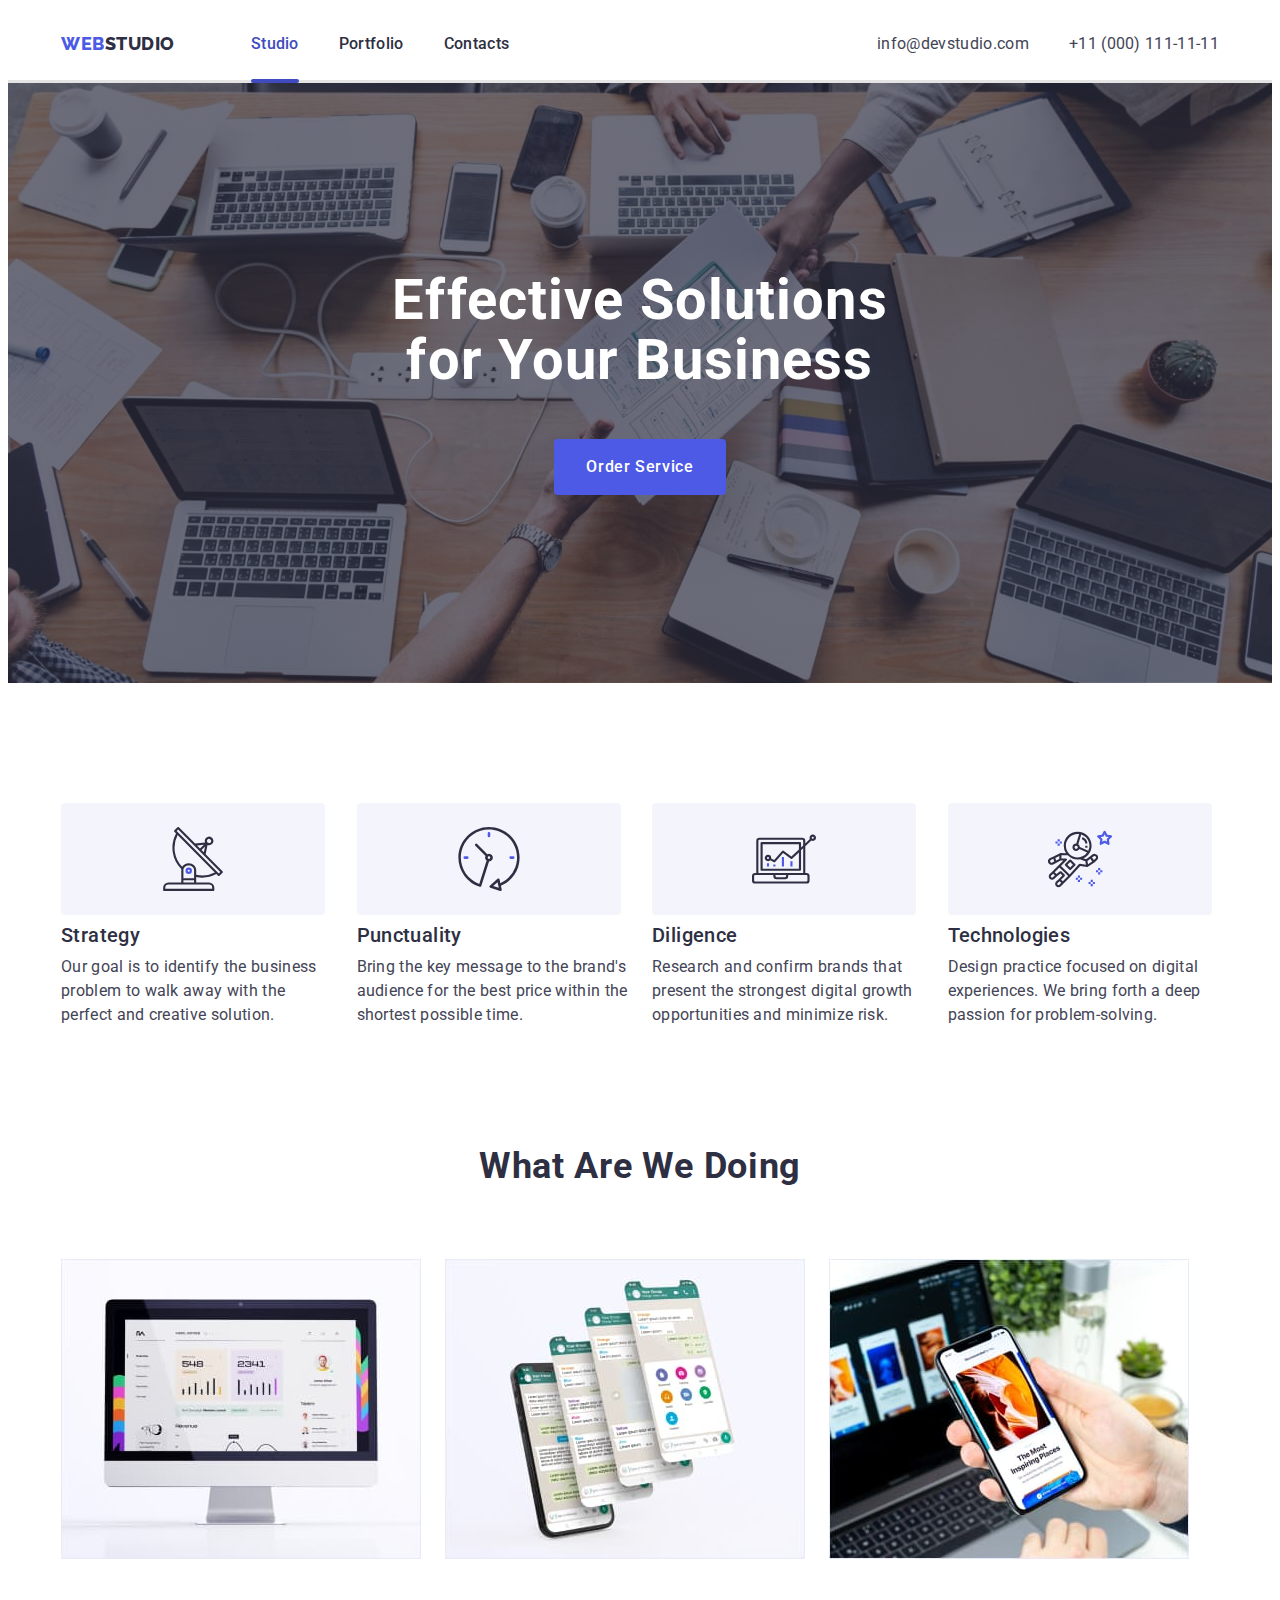
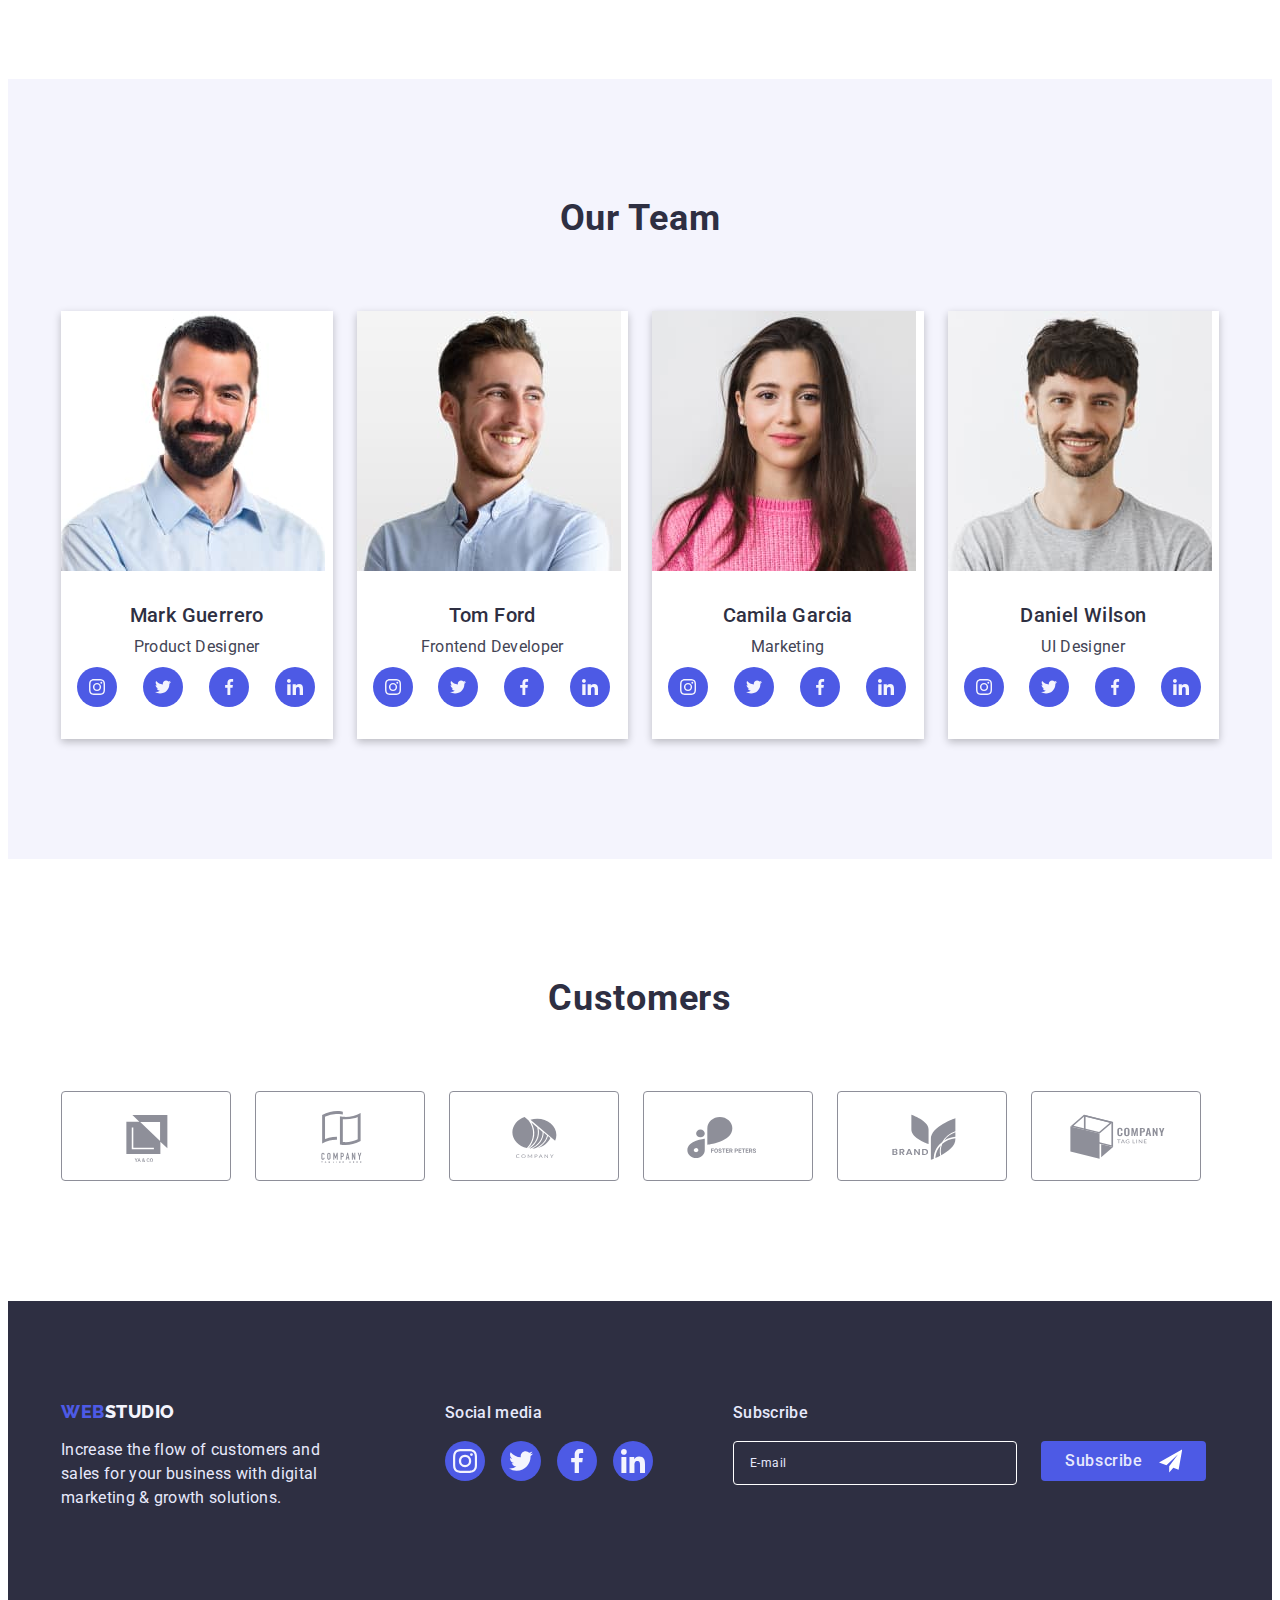
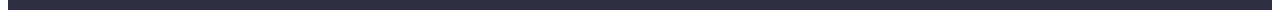
<file: index.html>
<!DOCTYPE html>
<html lang="en">
  <head>
    <meta charset="UTF-8" />
    <meta name="viewport" content="width=device-width, initial-scale=1.0" />
    <title>WebStudio</title>
    <link rel="preconnect" href="https://fonts.googleapis.com" />
    <link rel="preconnect" href="https://fonts.gstatic.com" crossorigin />
    <link
      href="https://fonts.googleapis.com/css2?family=Raleway:wght@800&family=Roboto:wght@400;500;700&display=swap"
      rel="stylesheet"
    />
    <link
      rel="stylesheet"
      href="https://cdnjs.cloudflare.com/ajax/libs/modern-normalize/2.0.0/modern-normalize.min.css"
      integrity="sha512-4xo8blKMVCiXpTaLzQSLSw3KFOVPWhm/TRtuPVc4WG6kUgjH6J03IBuG7JZPkcWMxJ5huwaBpOpnwYElP/m6wg=="
      crossorigin="anonymous"
      referrerpolicy="no-referrer"
    />
    <link rel="stylesheet" href="./css/styles.css" />
  </head>
  <body>
    <header class="header">
      <div class="container header-container">
        <nav class="nav">
          <a href="./index.html" class="logo link"
            >Web<span class="header-logo">Studio</span></a
          >
          <ul class="nav-list list">
            <li>
              <a class="nav-link link current" href="./index.html">Studio</a>
            </li>
            <li>
              <a class="nav-link link" href="./portfolio.html">Portfolio</a>
            </li>
            <li><a class="nav-link link" href="#">Contacts</a></li>
          </ul>
        </nav>
        <address class="header-address">
          <ul class="contacts-list list">
            <li>
              <a class="contacts-link link" href="mailto:info@devstudio.com"
                >info@devstudio.com</a
              >
            </li>
            <li>
              <a class="contacts-link link" href="tel:+110001111111"
                >+11 (000) 111-11-11</a
              >
            </li>
          </ul>
        </address>
      </div>
    </header>

    <main>
      <section class="hero">
        <div class="container">
          <h1 class="hero-heading">Effective Solutions for Your Business</h1>
          <button class="hero-button" type="button" data-modal-open>
            Order Service
          </button>
        </div>
      </section>

      <section class="values">
        <div class="container">
          <h2 class="values-heading visually-hidden">Who we are</h2>

          <ul class="values-list list">
            <li>
              <div class="icon-container">
                <svg width="64" height="64">
                  <use href="./images/icons.svg#icon-values-antenna"></use>
                </svg>
              </div>
              <h3 class="values-list-heading">Strategy</h3>
              <p class="values-list-text">
                Our goal is to identify the business problem to walk away with
                the perfect and creative solution.
              </p>
            </li>
            <li>
              <div class="icon-container">
                <svg width="64" height="64">
                  <use href="./images/icons.svg#icon-values-clock"></use>
                </svg>
              </div>
              <h3 class="values-list-heading">Punctuality</h3>
              <p class="values-list-text">
                Bring the key message to the brand's audience for the best price
                within the shortest possible time.
              </p>
            </li>
            <li>
              <div class="icon-container">
                <svg width="64" height="64">
                  <use href="./images/icons.svg#icon-values-diagram"></use>
                </svg>
              </div>
              <h3 class="values-list-heading">Diligence</h3>
              <p class="values-list-text">
                Research and confirm brands that present the strongest digital
                growth opportunities and minimize risk.
              </p>
            </li>
            <li>
              <div class="icon-container">
                <svg width="64" height="64">
                  <use href="./images/icons.svg#icon-values-astronaut"></use>
                </svg>
              </div>
              <h3 class="values-list-heading">Technologies</h3>
              <p class="values-list-text">
                Design practice focused on digital experiences. We bring forth a
                deep passion for problem-solving.
              </p>
            </li>
          </ul>
        </div>
      </section>

      <section class="services">
        <div class="container">
          <h2 class="services-heading">What are we doing</h2>

          <ul class="service-list list">
            <li>
              <img
                src="images/studio/what-we-doing-1.jpg"
                alt="iMac with displayed portfolio"
                width="360"
                height="300"
              />
            </li>
            <li>
              <img
                src="images/studio/what-we-doing-2.jpg"
                alt="Showcase of groups feature"
                width="360"
                height="300"
              />
            </li>
            <li>
              <img
                src="images/studio/what-we-doing-3.jpg"
                alt="Hand holding phone with most inspired places article open"
                width="360"
                height="300"
              />
            </li>
          </ul>
        </div>
      </section>

      <section class="team">
        <div class="container">
          <h2 class="team-heading">Our Team</h2>

          <ul class="team-list list">
            <li class="shadow-sm">
              <img
                src="images/studio/team-1.jpg"
                alt="Mark Guerrero"
                width="264"
                height="260"
              />
              <div>
                <h3 class="team-list-heading">Mark Guerrero</h3>
                <p class="team-list-text">Product Designer</p>
                <ul class="social-list team-social-list list">
                  <li>
                    <a href="#">
                      <svg width="16" height="16" class="social-link-icon">
                        <use href="./images/icons.svg#icon-instagram"></use>
                      </svg>
                    </a>
                  </li>
                  <li>
                    <a href="#">
                      <svg width="16" height="16" class="social-link-icon">
                        <use href="./images/icons.svg#icon-twitter"></use>
                      </svg>
                    </a>
                  </li>
                  <li>
                    <a href="#">
                      <svg width="16" height="16" class="social-link-icon">
                        <use href="./images/icons.svg#icon-facebook"></use>
                      </svg>
                    </a>
                  </li>
                  <li>
                    <a href="#">
                      <svg width="16" height="16" class="social-link-icon">
                        <use href="./images/icons.svg#icon-linkedin"></use>
                      </svg>
                    </a>
                  </li>
                </ul>
              </div>
            </li>
            <li class="shadow-sm">
              <img
                src="images/studio/team-2.jpg"
                alt="Tom Ford"
                width="264"
                height="260"
              />
              <div>
                <h3 class="team-list-heading">Tom Ford</h3>
                <p class="team-list-text">Frontend Developer</p>
                <ul class="social-list team-social-list list">
                  <li>
                    <a href="#">
                      <svg width="16" height="16" class="social-link-icon">
                        <use href="./images/icons.svg#icon-instagram"></use>
                      </svg>
                    </a>
                  </li>
                  <li>
                    <a href="#">
                      <svg width="16" height="16" class="social-link-icon">
                        <use href="./images/icons.svg#icon-twitter"></use>
                      </svg>
                    </a>
                  </li>
                  <li>
                    <a href="#">
                      <svg width="16" height="16" class="social-link-icon">
                        <use href="./images/icons.svg#icon-facebook"></use>
                      </svg>
                    </a>
                  </li>
                  <li>
                    <a href="#">
                      <svg width="16" height="16" class="social-link-icon">
                        <use href="./images/icons.svg#icon-linkedin"></use>
                      </svg>
                    </a>
                  </li>
                </ul>
              </div>
            </li>
            <li class="shadow-sm">
              <img
                src="images/studio/team-3.jpg"
                alt="Camila Garcia"
                width="264"
                height="260"
              />
              <div>
                <h3 class="team-list-heading">Camila Garcia</h3>
                <p class="team-list-text">Marketing</p>
                <ul class="social-list team-social-list list">
                  <li>
                    <a href="#">
                      <svg width="16" height="16" class="social-link-icon">
                        <use href="./images/icons.svg#icon-instagram"></use>
                      </svg>
                    </a>
                  </li>
                  <li>
                    <a href="#">
                      <svg width="16" height="16" class="social-link-icon">
                        <use href="./images/icons.svg#icon-twitter"></use>
                      </svg>
                    </a>
                  </li>
                  <li>
                    <a href="#">
                      <svg width="16" height="16" class="social-link-icon">
                        <use href="./images/icons.svg#icon-facebook"></use>
                      </svg>
                    </a>
                  </li>
                  <li>
                    <a href="#">
                      <svg width="16" height="16" class="social-link-icon">
                        <use href="./images/icons.svg#icon-linkedin"></use>
                      </svg>
                    </a>
                  </li>
                </ul>
              </div>
            </li>
            <li class="shadow-sm">
              <img
                src="images/studio/team-4.jpg"
                alt="Daniel Wilson"
                width="264"
                height="260"
              />
              <div>
                <h3 class="team-list-heading">Daniel Wilson</h3>
                <p class="team-list-text">UI Designer</p>
                <ul class="social-list team-social-list list">
                  <li>
                    <a href="#">
                      <svg width="16" height="16" class="social-link-icon">
                        <use href="./images/icons.svg#icon-instagram"></use>
                      </svg>
                    </a>
                  </li>
                  <li>
                    <a href="#">
                      <svg width="16" height="16" class="social-link-icon">
                        <use href="./images/icons.svg#icon-twitter"></use>
                      </svg>
                    </a>
                  </li>
                  <li>
                    <a href="#">
                      <svg width="16" height="16" class="social-link-icon">
                        <use href="./images/icons.svg#icon-facebook"></use>
                      </svg>
                    </a>
                  </li>
                  <li>
                    <a href="#">
                      <svg width="16" height="16" class="social-link-icon">
                        <use href="./images/icons.svg#icon-linkedin"></use>
                      </svg>
                    </a>
                  </li>
                </ul>
              </div>
            </li>
          </ul>
        </div>
      </section>

      <section class="customers">
        <div class="container customers-container">
          <h2>Customers</h2>
          <ul class="customers-list list">
            <li>
              <a class="link" href="#">
                <svg width="104" height="56" fill="#8e8f99">
                  <use href="./images/icons.svg#icon-customers-logo-1"></use>
                </svg>
              </a>
            </li>

            <li>
              <a class="link" href="#">
                <svg width="104" height="56" fill="#8e8f99">
                  <use href="./images/icons.svg#icon-customers-logo-2"></use>
                </svg>
              </a>
            </li>

            <li>
              <a class="link" href="#">
                <svg width="104" height="56" fill="#8e8f99">
                  <use href="./images/icons.svg#icon-customers-logo-3"></use>
                </svg>
              </a>
            </li>
            <li>
              <a class="link" href="#">
                <svg width="104" height="56" fill="#8e8f99">
                  <use href="./images/icons.svg#icon-customers-logo-4"></use>
                </svg>
              </a>
            </li>
            <li>
              <a class="link" href="#">
                <svg width="104" height="56" fill="#8e8f99">
                  <use href="./images/icons.svg#icon-customers-logo-5"></use>
                </svg>
              </a>
            </li>
            <li>
              <a class="link" href="#">
                <svg width="104" height="56" fill="#8e8f99">
                  <use href="./images/icons.svg#icon-customers-logo-6"></use>
                </svg>
              </a>
            </li>
          </ul>
        </div>
      </section>
    </main>

    <footer class="footer">
      <div class="container footer-container">
        <div>
          <a class="logo link" href="./index.html"
            >Web<span class="footer-logo">Studio</span></a
          >
          <p class="footer-text">
            Increase the flow of customers and sales for your business with
            digital marketing & growth solutions.
          </p>
        </div>

        <div class="footer-social-form-wrapper">
          <div class="social-container">
            <p>Social media</p>
            <ul class="social-list list">
              <li>
                <a href="#">
                  <svg width="24" height="24" class="social-link-icon">
                    <use href="./images/icons.svg#icon-instagram"></use>
                  </svg>
                </a>
              </li>
              <li>
                <a href="#">
                  <svg width="24" height="24" class="social-link-icon">
                    <use href="./images/icons.svg#icon-twitter"></use>
                  </svg>
                </a>
              </li>
              <li>
                <a href="#">
                  <svg width="24" height="24" class="social-link-icon">
                    <use href="./images/icons.svg#icon-facebook"></use>
                  </svg>
                </a>
              </li>
              <li>
                <a href="#">
                  <svg width="24" height="24" class="social-link-icon">
                    <use href="./images/icons.svg#icon-linkedin"></use>
                  </svg>
                </a>
              </li>
            </ul>
          </div>

          <div class="footer-form-container">
            <p>Subscribe</p>
            <form class="footer-form">
              <label class="footer-form-label" for="footer-form-input">
                <input
                  id="footer-form-input"
                  type="email"
                  name="user-email"
                  placeholder="E-mail"
                />
              </label>
              <button type="submit" class="footer-form-button">
                Subscribe
                <svg class="footer-icon-send" width="24" height="24">
                  <use href="./images/icons.svg#icon-send"></use>
                </svg>
              </button>
            </form>
          </div>
        </div>
      </div>
    </footer>

    <div class="overlay is-hidden" data-modal>
      <div class="modal">
        <button type="button" class="close-button" data-modal-close>
          <svg width="8" height="8" class="icon-modal-close">
            <use href="./images/icons.svg#icon-modal-close"></use>
          </svg>
        </button>

        <h3 class="modal-header">
          Leave your contacts and we will call you back
        </h3>

        <form class="modal-form">
          <div>
            <label class="modal-form-label" for="modal-form-name">Name</label>
            <div class="modal-form-row-input">
              <input type="text" name="user-name" id="modal-form-name" />
              <svg width="18" height="24">
                <use href="./images/icons.svg#icon-person"></use>
              </svg>
            </div>
          </div>

          <div>
            <label class="modal-form-label" for="modal-form-tel">Phone</label>
            <div class="modal-form-row-input">
              <input type="tel" name="user-phone-number" id="modal-form-tel" />
              <svg width="18" height="24">
                <use href="./images/icons.svg#icon-phone"></use>
              </svg>
            </div>
          </div>

          <div>
            <label class="modal-form-label" for="modal-form-email">Email</label>
            <div class="modal-form-row-input">
              <input type="email" name="user-email" id="modal-form-email" />
              <svg width="18" height="24">
                <use href="./images/icons.svg#icon-email"></use>
              </svg>
            </div>
          </div>

          <div class="modal-form-textarea-row">
            <label class="modal-form-label" for="modal-form-comment"
              >Comment</label
            >
            <textarea
              name="user-comment"
              id="modal-form-comment"
              placeholder="Text input"
            ></textarea>
          </div>

          <div class="modal-form-checkfield">
            <input
              class="visually-hidden"
              type="checkbox"
              name="user-privacy"
              id="modal-form-privacy"
              value="check"
            />
            <label for="modal-form-privacy">
              <span>
                <svg width="10" height="8">
                  <use href="./images/icons.svg#icon-check-white"></use>
                </svg>
              </span>
              I accept the terms and conditions of the
              <a href="#">Privacy Policy</a></label
            >
          </div>

          <button class="modal-form-btn" type="submit">Send</button>
        </form>
      </div>
    </div>

    <script src="./js/modal.js"></script>
  </body>
</html>
</file>
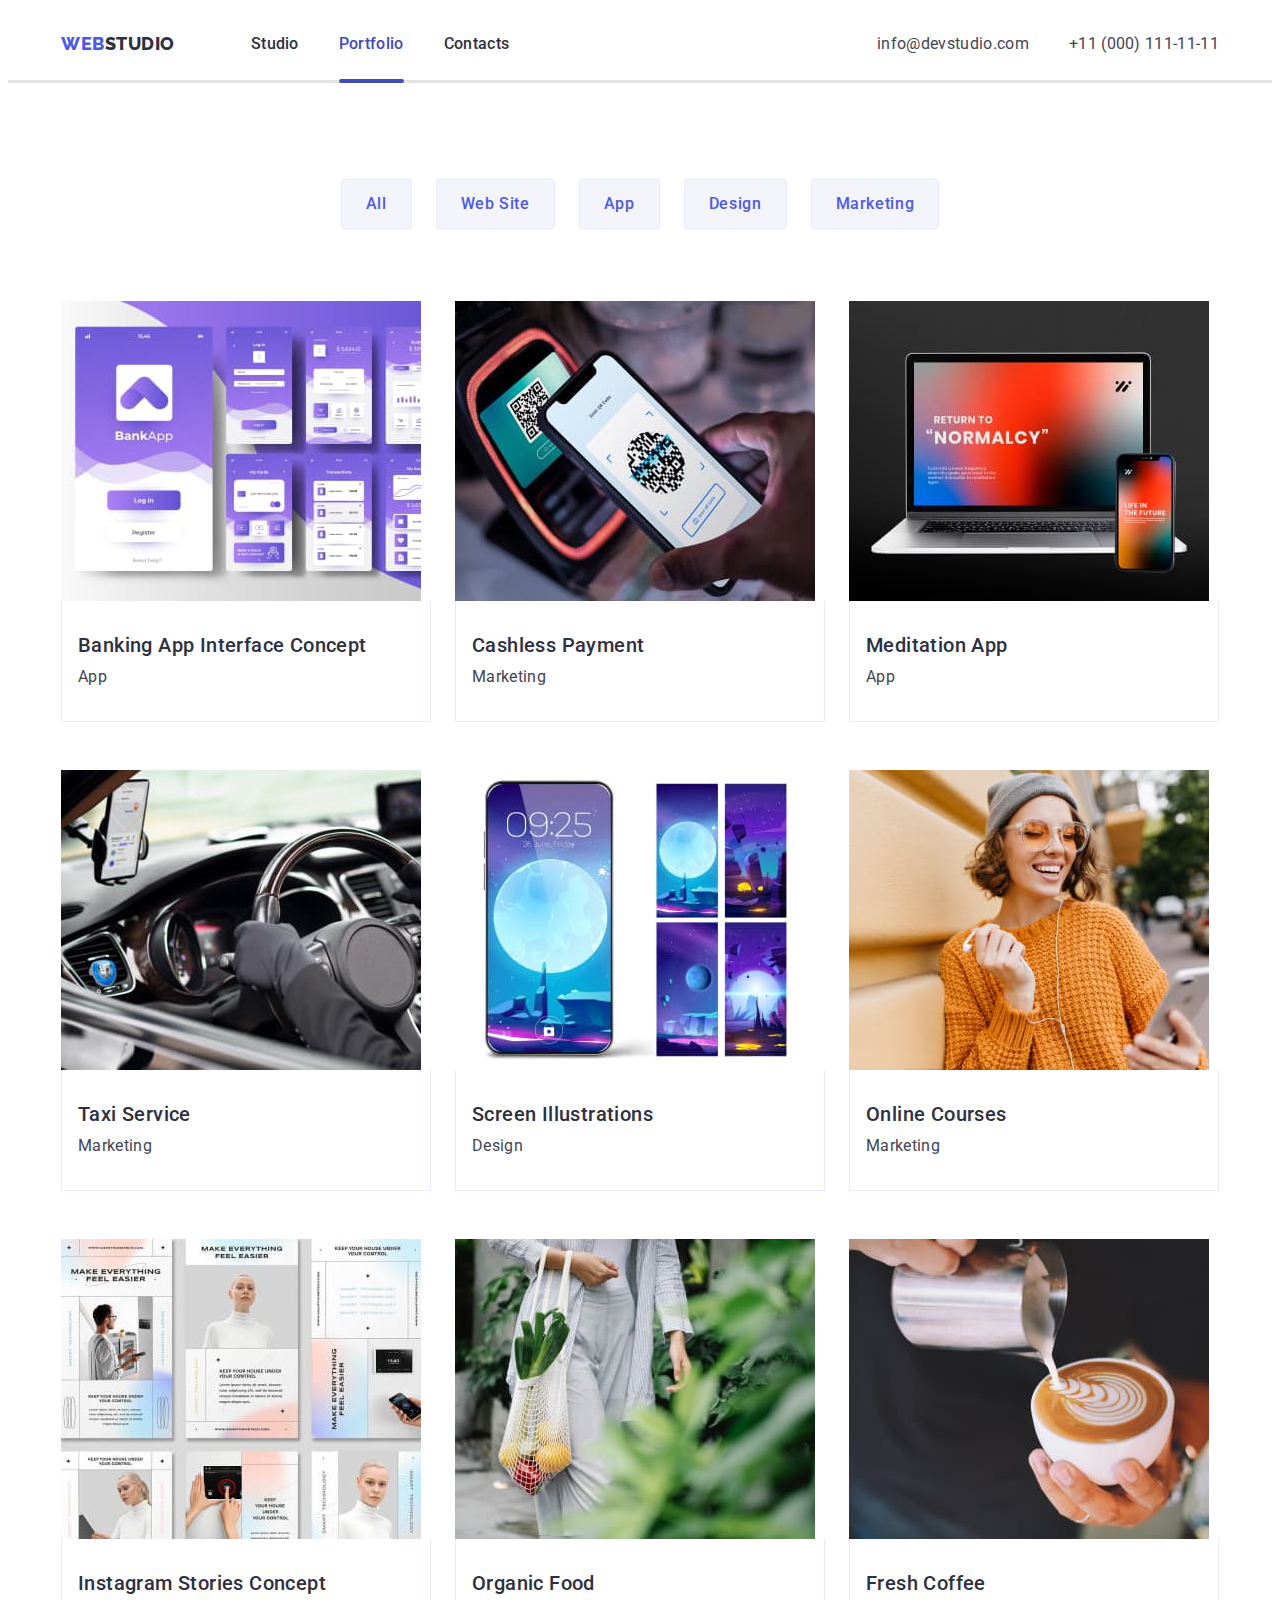
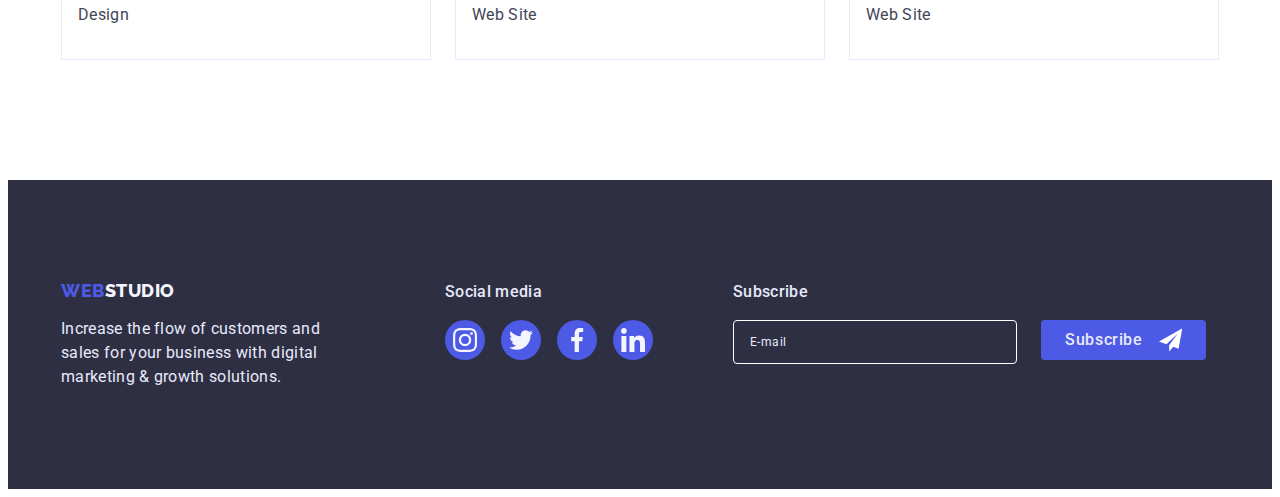
<file: portfolio.html>
<!DOCTYPE html>
<html lang="en">
  <head>
    <meta charset="UTF-8" />
    <meta http-equiv="X-UA-Compatible" content="IE=edge" />
    <meta name="viewport" content="width=device-width, initial-scale=1.0" />
    <title>Web Studio</title>

    <link rel="preconnect" href="https://fonts.googleapis.com" />
    <link rel="preconnect" href="https://fonts.gstatic.com" crossorigin />
    <link
      href="https://fonts.googleapis.com/css2?family=Raleway:wght@800&family=Roboto:wght@400;500;700&display=swap"
      rel="stylesheet"
    />
    <link
      rel="stylesheet"
      href="https://cdnjs.cloudflare.com/ajax/libs/modern-normalize/2.0.0/modern-normalize.min.css"
      integrity="sha512-4xo8blKMVCiXpTaLzQSLSw3KFOVPWhm/TRtuPVc4WG6kUgjH6J03IBuG7JZPkcWMxJ5huwaBpOpnwYElP/m6wg=="
      crossorigin="anonymous"
      referrerpolicy="no-referrer"
    />
    <link rel="stylesheet" href="./css/styles.css" />
  </head>
  <body>
    <header class="header">
      <div class="container header-container">
        <nav class="nav">
          <a href="./index.html" class="logo link"
            >Web<span class="header-logo">Studio</span></a
          >
          <ul class="nav-list list">
            <li>
              <a class="nav-link link" href="./index.html">Studio</a>
            </li>
            <li>
              <a class="nav-link link current" href="./portfolio.html"
                >Portfolio</a
              >
            </li>
            <li><a class="nav-link link" href="#">Contacts</a></li>
          </ul>
        </nav>
        <address class="header-address">
          <ul class="contacts-list list">
            <li>
              <a class="contacts-link link" href="mailto:info@devstudio.com"
                >info@devstudio.com</a
              >
            </li>
            <li>
              <a class="contacts-link link" href="tel:+110001111111"
                >+11 (000) 111-11-11</a
              >
            </li>
          </ul>
        </address>
      </div>
    </header>

    <main>
      <section class="portfolio">
        <div class="container">
          <h1 class="visually-hidden">Portfolio</h1>

          <ul class="portfolio-filter list">
            <li>
              <button class="portfolio-button" type="button">All</button>
            </li>
            <li>
              <button class="portfolio-button" type="button">Web Site</button>
            </li>
            <li>
              <button class="portfolio-button" type="button">App</button>
            </li>
            <li>
              <button class="portfolio-button" type="button">Design</button>
            </li>
            <li>
              <button class="portfolio-button" type="button">Marketing</button>
            </li>
          </ul>
          <ul class="portfolio-list list">
            <li>
              <a class="portfolio-list-link link" href="#">
                <div class="portfolio-card-image-container">
                  <img
                    src="./images/portfolio/portfolio-1.jpg"
                    alt="Banking app interface"
                    width="360"
                    height="300"
                  />
                  <p>
                    14 Stylish and User-Friendly App Design Concepts · Task
                    Manager App · Calorie Tracker App · Exotic Fruit Ecommerce
                    App · Cloud Storage App
                  </p>
                </div>
                <div class="portfolio-card-text-container">
                  <h2 class="portfolio-list-heading">
                    Banking App Interface Concept
                  </h2>
                  <p class="portfolio-list-text">App</p>
                </div>
              </a>
            </li>
            <li>
              <a class="portfolio-list-link link" href="#">
                <div class="portfolio-card-image-container">
                  <img
                    src="./images/portfolio/portfolio-2.jpg"
                    alt="Cashless payment with QR code"
                    width="360"
                    height="300"
                  />
                  <p>
                    14 Stylish and User-Friendly App Design Concepts · Task
                    Manager App · Calorie Tracker App · Exotic Fruit Ecommerce
                    App · Cloud Storage App
                  </p>
                </div>
                <div class="portfolio-card-text-container">
                  <h2 class="portfolio-list-heading">Cashless Payment</h2>
                  <p class="portfolio-list-text">Marketing</p>
                </div>
              </a>
            </li>
            <li>
              <a class="portfolio-list-link link" href="#">
                <div class="portfolio-card-image-container">
                  <img
                    src="./images/portfolio/portfolio-3.jpg"
                    alt="Meditaion desktop app"
                    width="360"
                    height="300"
                  />
                  <p>
                    14 Stylish and User-Friendly App Design Concepts · Task
                    Manager App · Calorie Tracker App · Exotic Fruit Ecommerce
                    App · Cloud Storage App
                  </p>
                </div>
                <div class="portfolio-card-text-container">
                  <h2 class="portfolio-list-heading">Meditation App</h2>
                  <p class="portfolio-list-text">App</p>
                </div>
              </a>
            </li>
            <li>
              <a class="portfolio-list-link link" href="#">
                <div class="portfolio-card-image-container">
                  <img
                    src="./images/portfolio/portfolio-4.jpg"
                    alt="Taxi service mobile app"
                    width="360"
                    height="300"
                  />
                  <p>
                    14 Stylish and User-Friendly App Design Concepts · Task
                    Manager App · Calorie Tracker App · Exotic Fruit Ecommerce
                    App · Cloud Storage App
                  </p>
                </div>
                <div class="portfolio-card-text-container">
                  <h2 class="portfolio-list-heading">Taxi Service</h2>
                  <p class="portfolio-list-text">Marketing</p>
                </div>
              </a>
            </li>
            <li>
              <a class="portfolio-list-link link" href="#">
                <div class="portfolio-card-image-container">
                  <img
                    src="./images/portfolio/portfolio-5.jpg"
                    alt=">Phone screen illustrations "
                    width="360"
                    height="300"
                  />
                  <p>
                    14 Stylish and User-Friendly App Design Concepts · Task
                    Manager App · Calorie Tracker App · Exotic Fruit Ecommerce
                    App · Cloud Storage App
                  </p>
                </div>
                <div class="portfolio-card-text-container">
                  <h2 class="portfolio-list-heading">Screen Illustrations</h2>
                  <p class="portfolio-list-text">Design</p>
                </div>
              </a>
            </li>
            <li>
              <a class="portfolio-list-link link" href="#">
                <div class="portfolio-card-image-container">
                  <img
                    src="./images/portfolio/portfolio-6.jpg"
                    alt="Online learning with phone"
                    width="360"
                    height="300"
                  />
                  <p>
                    14 Stylish and User-Friendly App Design Concepts · Task
                    Manager App · Calorie Tracker App · Exotic Fruit Ecommerce
                    App · Cloud Storage App
                  </p>
                </div>
                <div class="portfolio-card-text-container">
                  <h2 class="portfolio-list-heading">Online Courses</h2>
                  <p class="portfolio-list-text">Marketing</p>
                </div>
              </a>
            </li>
            <li>
              <a class="portfolio-list-link link" href="#">
                <div class="portfolio-card-image-container">
                  <img
                    src="./images/portfolio/portfolio-7.jpg"
                    alt="Instagram stories interface"
                    width="360"
                    height="300"
                  />
                  <p>
                    14 Stylish and User-Friendly App Design Concepts · Task
                    Manager App · Calorie Tracker App · Exotic Fruit Ecommerce
                    App · Cloud Storage App
                  </p>
                </div>
                <div class="portfolio-card-text-container">
                  <h2 class="portfolio-list-heading">
                    Instagram Stories Concept
                  </h2>
                  <p class="portfolio-list-text">Design</p>
                </div>
              </a>
            </li>
            <li>
              <a class="portfolio-list-link link" href="#">
                <div class="portfolio-card-image-container">
                  <img
                    src="./images/portfolio/portfolio-8.jpg"
                    alt="Organic food web site"
                    width="360"
                    height="300"
                  />
                  <p>
                    14 Stylish and User-Friendly App Design Concepts · Task
                    Manager App · Calorie Tracker App · Exotic Fruit Ecommerce
                    App · Cloud Storage App
                  </p>
                </div>
                <div class="portfolio-card-text-container">
                  <h2 class="portfolio-list-heading">Organic Food</h2>
                  <p class="portfolio-list-text">Web Site</p>
                </div>
              </a>
            </li>
            <li>
              <a class="portfolio-list-link link" href="#">
                <div class="portfolio-card-image-container">
                  <img
                    src="./images/portfolio/portfolio-9.jpg"
                    alt="Fresh coffee web site"
                    width="360"
                    height="300"
                  />
                  <p>
                    14 Stylish and User-Friendly App Design Concepts · Task
                    Manager App · Calorie Tracker App · Exotic Fruit Ecommerce
                    App · Cloud Storage App
                  </p>
                </div>
                <div class="portfolio-card-text-container">
                  <h2 class="portfolio-list-heading">Fresh Coffee</h2>
                  <p class="portfolio-list-text">Web Site</p>
                </div>
              </a>
            </li>
          </ul>
        </div>
      </section>
    </main>

    <footer class="footer">
      <div class="container footer-container">
        <div>
          <a class="logo link" href="./index.html"
            >Web<span class="footer-logo">Studio</span></a
          >
          <p class="footer-text">
            Increase the flow of customers and sales for your business with
            digital marketing & growth solutions.
          </p>
        </div>

        <div class="footer-social-form-wrapper">
          <div class="social-container">
            <p>Social media</p>
            <ul class="social-list list">
              <li>
                <a href="#">
                  <svg width="24" height="24" class="social-link-icon">
                    <use href="./images/icons.svg#icon-instagram"></use>
                  </svg>
                </a>
              </li>
              <li>
                <a href="#">
                  <svg width="24" height="24" class="social-link-icon">
                    <use href="./images/icons.svg#icon-twitter"></use>
                  </svg>
                </a>
              </li>
              <li>
                <a href="#">
                  <svg width="24" height="24" class="social-link-icon">
                    <use href="./images/icons.svg#icon-facebook"></use>
                  </svg>
                </a>
              </li>
              <li>
                <a href="#">
                  <svg width="24" height="24" class="social-link-icon">
                    <use href="./images/icons.svg#icon-linkedin"></use>
                  </svg>
                </a>
              </li>
            </ul>
          </div>

          <div class="footer-form-container">
            <p>Subscribe</p>
            <form class="footer-form">
              <label class="footer-form-label" for="footer-form-input">
                <input
                  id="footer-form-input"
                  type="email"
                  name="email"
                  placeholder="E-mail"
                />
              </label>
              <button type="submit" class="footer-form-button">
                Subscribe
                <svg
                  class="footer-icon-send"
                  aria-label="icon-send"
                  width="24"
                  height="24"
                >
                  <use href="./images/icons.svg#icon-send"></use>
                </svg>
              </button>
            </form>
          </div>
        </div>
      </div>
    </footer>
  </body>
</html>
</file>
<file: css/styles.css>
:root {
  --primary-text-color: #434455;
  --secondary-text-color: #2e2f42;
  --secondary-text-color-light: rgba(46, 47, 66, 0.4);
  --footer-text-color: #e7e9fc;
  --header-logo-color: #2e2f42;
  --footer-logo-color: #f4f4fd;
  --headings-color: #2e2f42;
  --brand-color: #4d5ae5;
  --primary-background-color: #ffffff;
  --secondary-background-color: #f4f4fd;
  --hero-footer-background-color: #2e2f42;
  --accent-color: #404bbf;
  --pastel-green: #31d0aa;
  --slate: #8e8f99;
}

p,
h1,
h2,
h3,
h4,
h5,
h6 {
  margin: 0;
}

ul,
ol {
  padding-left: 0;
  margin: 0;
}

img,
picture,
svg {
  display: block;
  max-width: 100%;
}

button {
  font-family: inherit;
  color: currentColor;
}

input {
  font-family: inherit;
}

.container {
  width: 1158px;
  padding-right: 15px;
  padding-left: 15px;
  margin: 0 auto;
}

.visually-hidden {
  position: absolute;
  width: 1px;
  height: 1px;
  margin: -1px;
  border: 0;
  padding: 0;
  white-space: nowrap;
  clip-path: inset(100%);
  clip: rect(0 0 0 0);
  overflow: hidden;
}

body {
  background-color: var(--primary-background-color);
  color: var(--primary-text-color);
  font-family: "Roboto", sans-serif;
}
.list {
  list-style: none;
}

.link {
  text-decoration: none;
  transition: color 250ms cubic-bezier(0.4, 0, 0.2, 1);
}

.current {
  color: var(--accent-color) !important;
  position: relative;
}

.current::after {
  content: "";
  position: absolute;
  top: 70.5px;
  left: 0;
  width: 100%;
  height: 4px;
  background-color: var(--accent-color);
  border-radius: 999px;
}

.shadow-sm {
  box-shadow: rgba(0, 0, 0, 0.24) 0px 3px 8px;
}

/* HEADER */

.logo {
  font-family: "Raleway", sans-serif;
  font-weight: 800;
  font-size: 18px;
  line-height: 1.17;
  align-items: center;
  letter-spacing: 0.03em;
  text-transform: uppercase;
  color: var(--brand-color);
}

.header {
  border-bottom: 3px solid rgba(119, 119, 119, 0.2);
}

.header-container {
  display: flex;
}

.header-logo {
  margin-right: 76px;
  color: var(--header-logo-color);
}

.nav {
  display: flex;
  align-items: center;
}

.nav-list,
.contacts-list {
  display: flex;
  align-items: center;
  gap: 40px;
}

.nav-link {
  font-weight: 500;
  font-size: 16px;
  line-height: 1.5;
  letter-spacing: 0.02em;
  color: var(--secondary-text-color);
  padding: 24px 0;
  display: block;
}
.nav-link:hover,
.nav-link:focus {
  color: var(--accent-color);
}

.contacts {
  font-style: normal;
  margin-left: auto;
}

.header-address {
  display: flex;
  align-items: center;
  margin-left: auto;
  font-style: normal;
}

.contacts-link {
  font-weight: 400;
  font-size: 16px;
  line-height: 1.5;
  letter-spacing: 0.02em;
  color: var(--primary-text-color);
}
.contacts-link:hover,
.contacts-link:focus {
  color: var(--accent-color);
}

/* SECTION HERO */

.hero {
  padding-top: 188px;
  padding-bottom: 188px;
  background-color: var(--hero-footer-background-color);
  background-image: linear-gradient(
      rgba(46, 47, 66, 0.7),
      rgba(46, 47, 66, 0.7)
    ),
    url(../images/hero-bg.jpg);
  background-repeat: no-repeat;
  background-position: center;
  background-size: cover;
  overflow: hidden;

  margin: 0 auto;
  max-width: 1440px;
}
.hero-heading {
  margin: 0 auto;
  max-width: 496px;
  margin-bottom: 48px;

  color: #ffffff;
  font-size: 56px;
  line-height: 1.07;
  text-align: center;
  letter-spacing: 0.02em;
}
.hero-button {
  display: block;
  margin: 0 auto;
  border: none;
  border-radius: 4px;
  padding: 16px 32px;
  min-width: 169px;
  background-color: var(--brand-color);
  color: #ffffff;
  font-family: inherit;
  font-weight: 500;
  font-size: 16px;
  line-height: 1.5;
  align-items: center;
  letter-spacing: 0.04em;
  cursor: pointer;
  transition: background-color 250ms cubic-bezier(0.4, 0, 0.2, 1);
}
.hero-button:hover,
.hero-button:focus {
  background-color: var(--accent-color);
}

.icon-container {
  display: flex;
  align-items: center;
  justify-content: center;
  width: 264px;
  height: 112px;
  border-radius: 4px;
  background-color: var(--secondary-background-color);
}

/* SECTION VALUES */

.values {
  padding: 120px 0;
}

.values-list {
  display: flex;
  gap: 24px;
}

.values-list li {
  width: calc((100% - 24px * 3) / 4);
}

.values-heading,
.services-heading,
.team-heading {
  color: var(--headings-color);
  font-size: 36px;
  line-height: 1.11;
  text-align: center;
  letter-spacing: 0.02em;
  text-transform: capitalize;
}
.values-list-heading {
  margin-bottom: 8px;
  margin-top: 8px;
  color: var(--headings-color);
  font-weight: 500;
  font-size: 20px;
  line-height: 1.2;
  letter-spacing: 0.02em;
}
.values-list-text {
  font-size: 16px;
  line-height: 1.5;
  letter-spacing: 0.02em;
}

/* SECTION SERVICES */

.services {
  padding-bottom: 120px;
}

.services-heading {
  margin-bottom: 72px;
}

.service-list {
  display: flex;
  align-items: center;
  gap: 24px;
}

/* SECTION TEAM */

.team {
  padding-top: 120px;
  padding-bottom: 120px;
  background-color: var(--secondary-background-color);
}

.team-list {
  display: flex;
  align-items: center;
  gap: 24px;
}

.team-list li {
  width: calc((100% - 24px * 3) / 4);
  background-color: var(--primary-background-color);
}

.team-list li div {
  padding: 32px 16px;
}

.team-heading {
  margin-bottom: 72px;
}

.team-list-heading {
  margin-bottom: 8px;
  color: var(--headings-color);
  font-weight: 500;
  text-align: center;
  font-size: 20px;
  line-height: 1.2;
  letter-spacing: 0.02em;
}
.team-list-text {
  font-size: 16px;
  text-align: center;
  line-height: 1.5;
  letter-spacing: 0.02em;
  margin-bottom: 8px;
}

.social-list.team-social-list {
  gap: 24px;
}

/* CUSTOMERS */

.customers {
  padding-top: 120px;
  padding-bottom: 120px;
}

.customers-container {
  display: flex;
  flex-direction: column;
}
.customers-container h2 {
  align-self: center;
  margin-bottom: 72px;
  font-size: 36px;
  color: var(--headings-color);
  line-height: 1.11;
  letter-spacing: 0.02em;
}

.customers-list {
  display: flex;
  align-items: center;
  gap: 24px;
}

.customers-list li {
  display: flex;
  align-items: center;
  justify-content: center;
  width: 168px;
  height: 88px;
  border: 1px solid #8e8f99;
  border-radius: 4px;
}

.customers-list li:is(:hover, :focus) {
  border-color: var(--accent-color);
  transition: border-color 250ms cubic-bezier(0.4, 0, 0.2, 1);
}
.customers-list li:is(:hover, :focus) svg {
  fill: var(--accent-color);
  transition: fill 250ms cubic-bezier(0.4, 0, 0.2, 1);
}

/* FOOTER */

.footer {
  background-color: var(--hero-footer-background-color);
  padding-top: 100px;
  padding-bottom: 100px;
}
.footer-logo {
  color: var(--footer-logo-color);
}
.footer-text {
  max-width: 264px;
  margin-top: 16px;
  font-size: 16px;
  line-height: 1.5;
  letter-spacing: 0.02em;
  color: var(--footer-text-color);
}

.footer-container {
  display: flex;
  align-items: center;
  justify-content: start;
  gap: 120px;
}

.social-container {
  display: flex;
  align-self: baseline;
  flex-direction: column;
  max-width: 208px;
}

.social-container p {
  color: var(--footer-text-color);
  font-size: 16px;
  font-weight: 500;
  line-height: 1.5;
  letter-spacing: 0.02em;
  margin-bottom: 16px;
}

.social-list {
  display: flex;
  align-items: center;
  justify-content: center;
  gap: 16px;
}

.social-list a {
  display: flex;
  align-items: center;
  justify-content: center;
  width: 40px;
  height: 40px;
  border-radius: 50%;
  background-color: var(--brand-color);
  transition: background-color 250ms cubic-bezier(0.4, 0, 0.2, 1);
}

.social-list a:is(:hover, :focus) {
  background-color: var(--pastel-green);
}

.social-list.team-social-list a:is(:hover, :focus) {
  background-color: var(--accent-color);
}

.footer-social-form-wrapper {
  display: flex;
  align-self: baseline;
  gap: 80px;
}

.footer-form-container {
  max-width: 453px;
  max-height: 80px;
}

.footer-form-container p {
  font-weight: 500;
  font-size: 16px;
  line-height: 1.5;
  color: var(--footer-text-color);
  margin-bottom: 16px;
  letter-spacing: 0.02em;
}

.footer-form {
  display: flex;
  gap: 24px;
}

#footer-form-input {
  font-weight: 400;
  font-size: 12px;
  line-height: 1.5;
  letter-spacing: 0.04em;
  color: var(--footer-text-color);
  background-color: transparent;
  min-width: 264px;
  min-height: 40px;
  flex-shrink: 0;
  padding-left: 16px;
  border-radius: 4px;
  border: 1px solid var(--primary-background-color);
}

#footer-form-input::placeholder {
  color: var(--footer-text-color);
}

.footer-form-button {
  font-family: "Roboto", sans-serif;
  font-weight: 500;
  font-size: 16px;
  line-height: 1.5;
  letter-spacing: 0.04em;
  color: var(--footer-text-color);
  background-color: var(--brand-color);
  display: flex;
  align-items: center;
  justify-content: center;
  height: 40px;
  min-width: 165px;
  padding: 8px 24px;
  border: none;
  border-radius: 4px;
  cursor: pointer;
  transition: background-color 250ms cubic-bezier(0.4, 0, 0.2, 1);
}

.footer-form-button:hover,
.footer-form-button:focus {
  background-color: var(--accent-color);
}

.footer-icon-send {
  fill: var(--primary-background-color);
  margin-left: 16px;
}

/* PORTFOLIO PAGE
//////////////////////////////////////////////////////////////////////////////////////// */

.portfolio {
  padding-top: 96px;
  padding-bottom: 120px;
}

.portfolio-filter {
  display: flex;
  align-items: center;
  justify-content: center;
  gap: 24px;
  margin-bottom: 72px;
}

.portfolio-list {
  display: flex;
  align-items: center;
  flex-wrap: wrap;
  column-gap: 24px;
  row-gap: 48px;
}

.portfolio-list li {
  width: calc((100% - 24px * 2) / 3);
}

.portfolio-list li:hover .portfolio-card-image-container p {
  transform: translateY(0);
}

.portfolio-list li:hover {
  box-shadow: rgba(0, 0, 0, 0.4) 0px 2px 4px;
}

.portfolio-card-image-container {
  position: relative;
  overflow: hidden;
}

.portfolio-card-image-container p {
  position: absolute;
  top: 0;
  height: 100%;
  padding: 40px 32px;
  color: #f4f4fd;
  background-image: linear-gradient(var(--brand-color), var(--brand-color));
  font-size: 16px;
  line-height: 1.5;
  letter-spacing: 0.02em;
  transform: translateY(100%);
  transition: transform 250ms cubic-bezier(0.4, 0, 0.2, 1);
}

.portfolio-card-text-container {
  padding: 32px 0 32px 16px;
  border: 1px solid var(--footer-text-color);
  border-top: none;
}

.portfolio-button {
  padding: 12px 24px;
  border-radius: 4px;
  background-color: #f4f4fd;
  border: 1px solid #e7e9fc;
  color: var(--brand-color);
  font-family: inherit;
  font-weight: 500;
  font-size: 16px;
  line-height: 1.5;
  align-items: center;
  text-align: center;
  letter-spacing: 0.04em;
  cursor: pointer;
  transition: color 250ms cubic-bezier(0.4, 0, 0.2, 1),
    background-color 250ms cubic-bezier(0.4, 0, 0.2, 1),
    border 250ms cubic-bezier(0.4, 0, 0.2, 1);
}
.portfolio-button:hover,
.portfolio-button:focus {
  background-color: var(--accent-color);
  color: #ffffff;
  box-shadow: rgba(0, 0, 0, 0.4) 0px 4px 4px;
  border: 1px solid var(--accent-color);
}
.portfolio-list-heading {
  margin-bottom: 8px;
  color: var(--headings-color);
  font-weight: 500;
  font-size: 20px;
  line-height: 1.2;
  letter-spacing: 0.02em;
}
.portfolio-list-text {
  color: var(--primary-text-color);
  font-size: 16px;
  line-height: 1.5;
  letter-spacing: 0.02em;
}

/* MODAL */

.overlay {
  position: fixed;
  top: 0;
  width: 100%;
  height: 100%;
  background-color: rgba(46, 47, 66, 0.6);
  transition: opacity 250ms cubic-bezier(0.4, 0, 0.2, 1),
    visibility 250ms cubic-bezier(0.4, 0, 0.2, 1),
    scale 250ms cubic-bezier(0.4, 0, 0.2, 1),
    transform 250ms cubic-bezier(0.4, 0, 0.2, 1);
}

.overlay.is-hidden {
  transform: scale(0.4) translateY(50%);
}

.modal {
  position: absolute;
  top: 50%;
  left: 50%;
  width: 408px;
  min-height: 584px;
  padding: 24px;
  background-color: #fcfcfc;
  border-radius: 4px;
  transform: translate(-50%, -50%);
}

.close-button:hover,
.close-button:focus {
  background-color: var(--accent-color);
  border-color: var(--accent-color);
  border: none;
}

.close-button:is(:hover, :focus) .icon-modal-close {
  fill: #ffffff;
}

.icon-modal-close {
  fill: #2e2f42;
  transition: fill 250ms cubic-bezier(0.4, 0, 0.2, 1);
}

.close-button {
  display: flex;
  align-items: center;
  justify-content: center;
  margin-left: auto;
  top: 24px;
  height: 24px;
  border-radius: 50%;
  background-color: #e7e9fc;
  border: 1px solid rgba(0, 0, 0, 0.1);
  cursor: pointer;
  width: 24px;
  height: 24px;
  margin-bottom: 24px;
}

.is-hidden {
  opacity: 0;
  visibility: hidden;
  pointer-events: none;
}

.modal-header {
  color: var(--hero-footer-background-color);
  font-weight: 500;
  font-size: 16px;
  line-height: 1.5;
  letter-spacing: 0.32px;
  text-align: center;
  margin-bottom: 16px;
  display: block;
}

.modal-form {
  display: flex;
  flex-direction: column;
  gap: 8px;
}

.modal-form-label {
  color: var(--slate);
  font-size: 12px;
  line-height: 1.17;
  letter-spacing: 0.04em;
  display: block;
  margin-bottom: 4px;
}

.modal-form-row-input {
  position: relative;
}

.modal-form-row-input input {
  width: 100%;
  min-height: 40px;
  flex-shrink: 0;
  border-radius: 4px;
  border: 1px solid var(--secondary-text-color-light);
  background-color: transparent;
  padding-left: 36.5px;
  outline: transparent;
  transition: border-color 250ms cubic-bezier(0.4, 0, 0.2, 1);
}

.modal-form-row-input input:focus {
  border-color: var(--brand-color);
}

.modal-form-row-input input:focus + svg {
  fill: var(--brand-color);
}

.modal-form-row-input svg {
  fill: var(--hero-footer-background-color);
  position: absolute;
  left: 17.5px;
  top: 50%;
  transform: translateY(-50%);
  transition: fill 250ms cubic-bezier(0.4, 0, 0.2, 1);
}

.modal-form-textarea-row {
  margin-bottom: 16px;
}

.modal-form-textarea-row textarea {
  font-family: inherit;
  font-weight: 400;
  font-size: 12px;
  line-height: 1.17;
  letter-spacing: 0.04em;
  width: 100%;
  min-height: 120px;
  padding: 8px 16px;
  flex-shrink: 0;
  border-radius: 4px;
  border: 1px solid var(--secondary-text-color-light);
  outline: transparent;
  resize: none;
  transition: border-color 250ms cubic-bezier(0.4, 0, 0.2, 1);
  color: var(--secondary-text-color);
  background-color: transparent;
}

.modal-form-textarea-row textarea::placeholder {
  color: var(--secondary-text-color-light);
}

.modal-form-textarea-row textarea:focus {
  border-color: var(--brand-color);
}

.modal-form-checkfield {
  align-items: center;
  display: flex;
  margin-bottom: 24px;
}

.modal-form-checkfield label {
  color: var(--slate);
  font-size: 12px;
  line-height: 1.17;
  letter-spacing: 0.04em;
}

#modal-form-privacy:checked + label span {
  background-color: var(--accent-color);
  border: none;
  fill: var(--secondary-background-color);
}

.modal-form-checkfield label span {
  width: 16px;
  height: 16px;
  border-radius: 2px;
  border: 1px solid var(--secondary-text-color-light);
  margin-right: 8px;
  display: inline-flex;
  align-items: center;
  justify-content: center;
  fill: transparent;
  transition: background-color 250ms cubic-bezier(0.4, 0, 0.2, 1),
    border 250ms cubic-bezier(0.4, 0, 0.2, 1),
    fill 250ms cubic-bezier(0.4, 0, 0.2, 1);
}

.modal-form-checkfield label a {
  margin-left: 4px;
  color: var(--brand-color);
  text-decoration: underline;
  transition: color 250ms cubic-bezier(0.4, 0, 0.2, 1);
}

.modal-form-checkfield label a:hover,
.modal-form-checkfield label a:focus {
  color: var(--accent-color);
}

.modal-form-btn {
  font-family: inherit;
  font-size: 16px;
  font-weight: 500;
  line-height: 1.5;
  letter-spacing: 0.04em;
  min-width: 169px;
  height: 56px;
  border-radius: 4px;
  background-color: var(--brand-color);
  box-shadow: 0px 4px 4px 0px rgba(0, 0, 0, 0.15);
  padding: 16px 32px;
  margin: 0 auto;
  display: block;
  color: var(--primary-background-color);
  border: none;
  cursor: pointer;
  transition: background-color 250ms cubic-bezier(0.4, 0, 0.2, 1);
}

.modal-form-btn:hover,
.modal-form-btn:focus {
  background-color: var(--accent-color);
}
</file>
